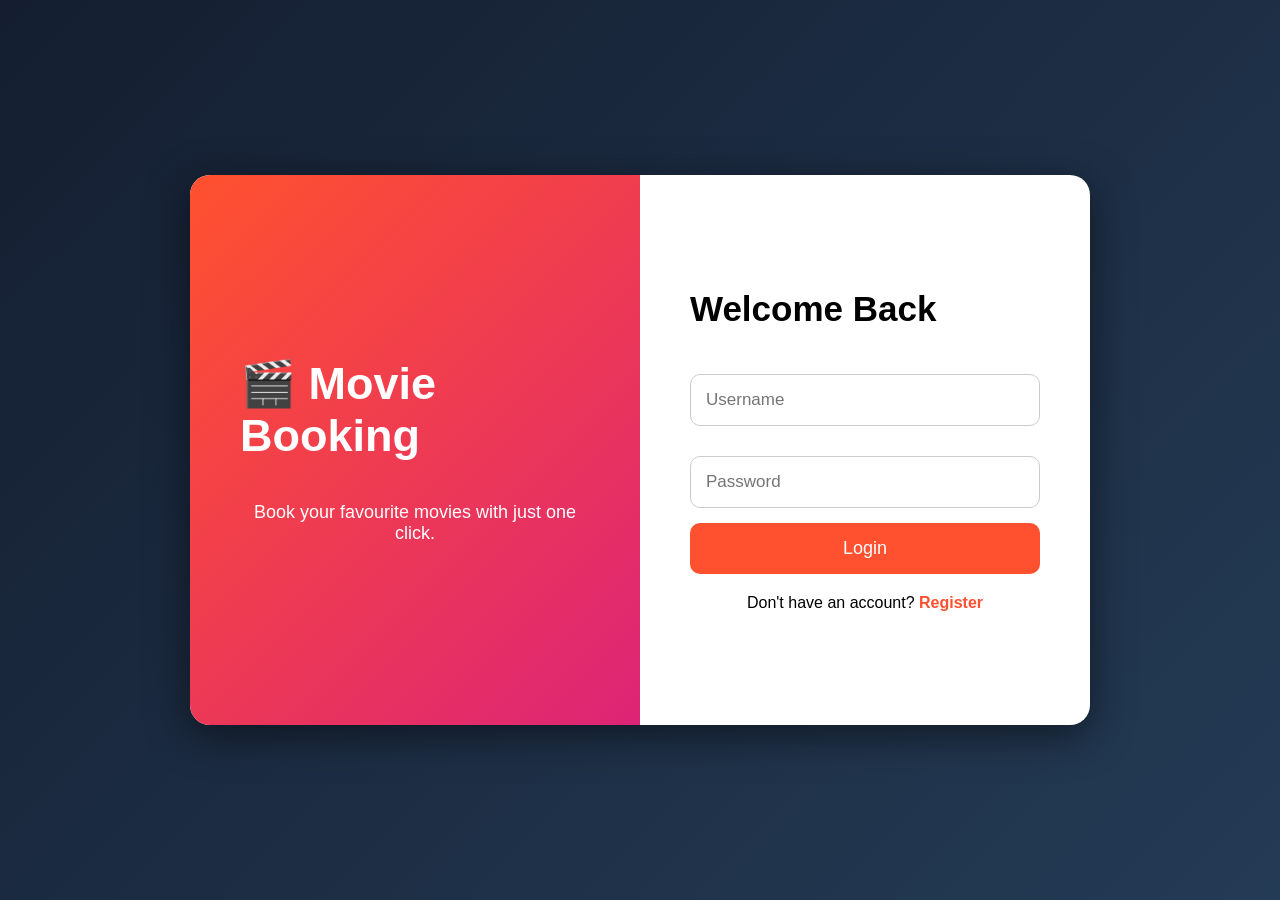
<file: frontend/pages/login.html>
<!DOCTYPE html>
<html lang="en">
<head>

<meta charset="UTF-8">

<meta name="viewport" content="width=device-width, initial-scale=1.0">

<title>Login</title>

<link rel="stylesheet" href="../css/login.css">

</head>

<body>

<div class="container">

<div class="left">

<h1>🎬 Movie Booking</h1>

<p>Book your favourite movies with just one click.</p>

</div>

<div class="right">

<h2>Welcome Back</h2>

<form id="loginForm">

<input
type="text"
id="username"
placeholder="Username"
required>

<input
type="password"
id="password"
placeholder="Password"
required>

<button type="submit">

Login

</button>

</form>

<p>

Don't have an account?

<a href="register.html">

Register

</a>

</p>

</div>

</div>

<script src="../js/login.js"></script>

</body>

</html>
</file>
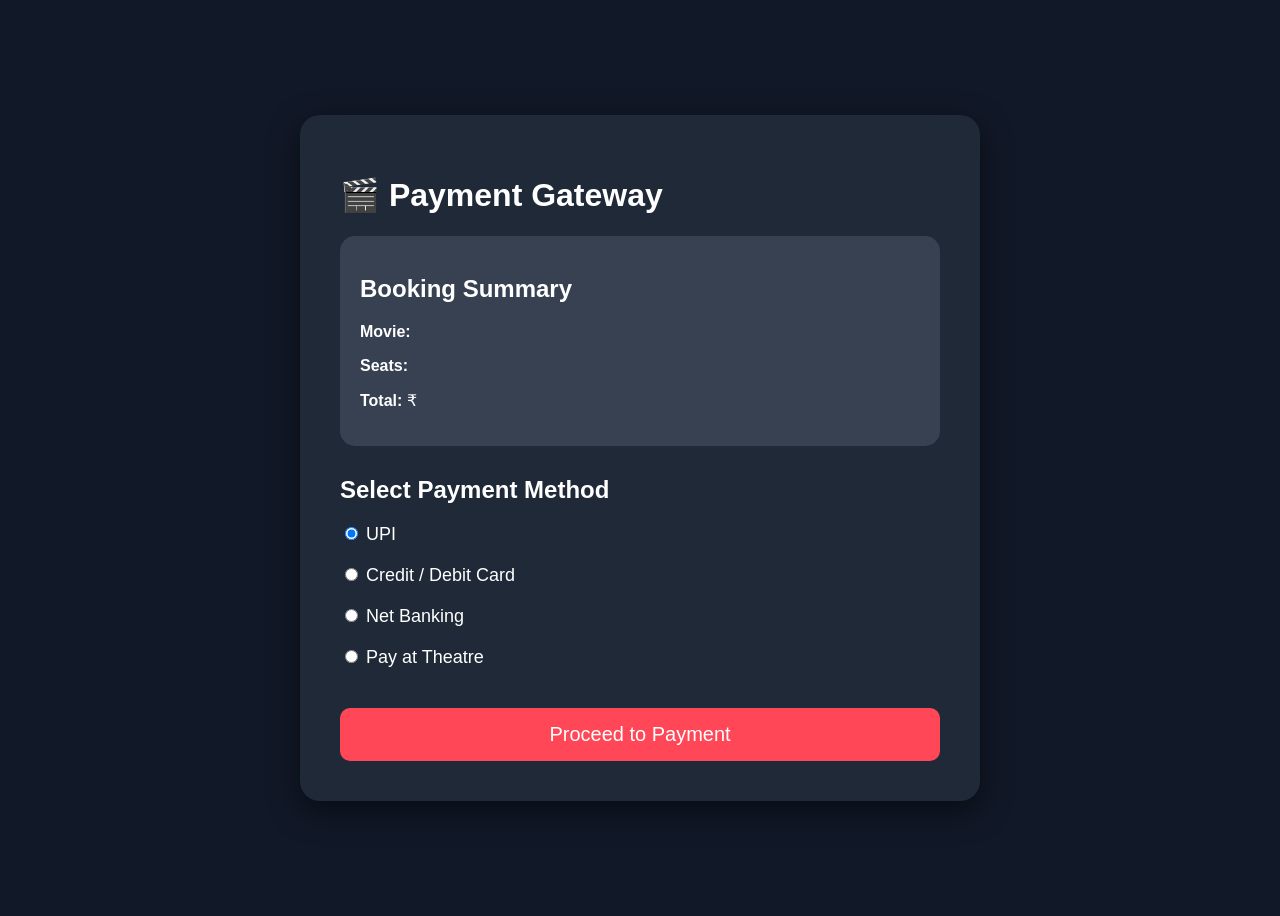
<file: frontend/pages/payment.html>
<!DOCTYPE html>
<html lang="en">
<head>

<meta charset="UTF-8">

<meta name="viewport" content="width=device-width, initial-scale=1.0">

<title>Payment</title>

<link rel="stylesheet" href="../css/payment.css">

</head>

<body>

<div class="container">

<h1>🎬 Payment Gateway</h1>

<div class="summary">

<h2>Booking Summary</h2>

<p><strong>Movie:</strong> <span id="movie"></span></p>

<p><strong>Seats:</strong> <span id="seatList"></span></p>

<p><strong>Total:</strong> ₹<span id="amount"></span></p>

</div>

<div class="payment">

<h2>Select Payment Method</h2>

<label>
<input type="radio" name="pay" value="UPI" checked>
UPI
</label>

<label>
<input type="radio" name="pay" value="Card">
Credit / Debit Card
</label>

<label>
<input type="radio" name="pay" value="Net Banking">
Net Banking
</label>

<label>
<input type="radio" name="pay" value="Cash">
Pay at Theatre
</label>

<button id="payBtn">

Proceed to Payment

</button>

</div>

</div>

<script src="../js/payment.js"></script>

</body>
</html>
</file>
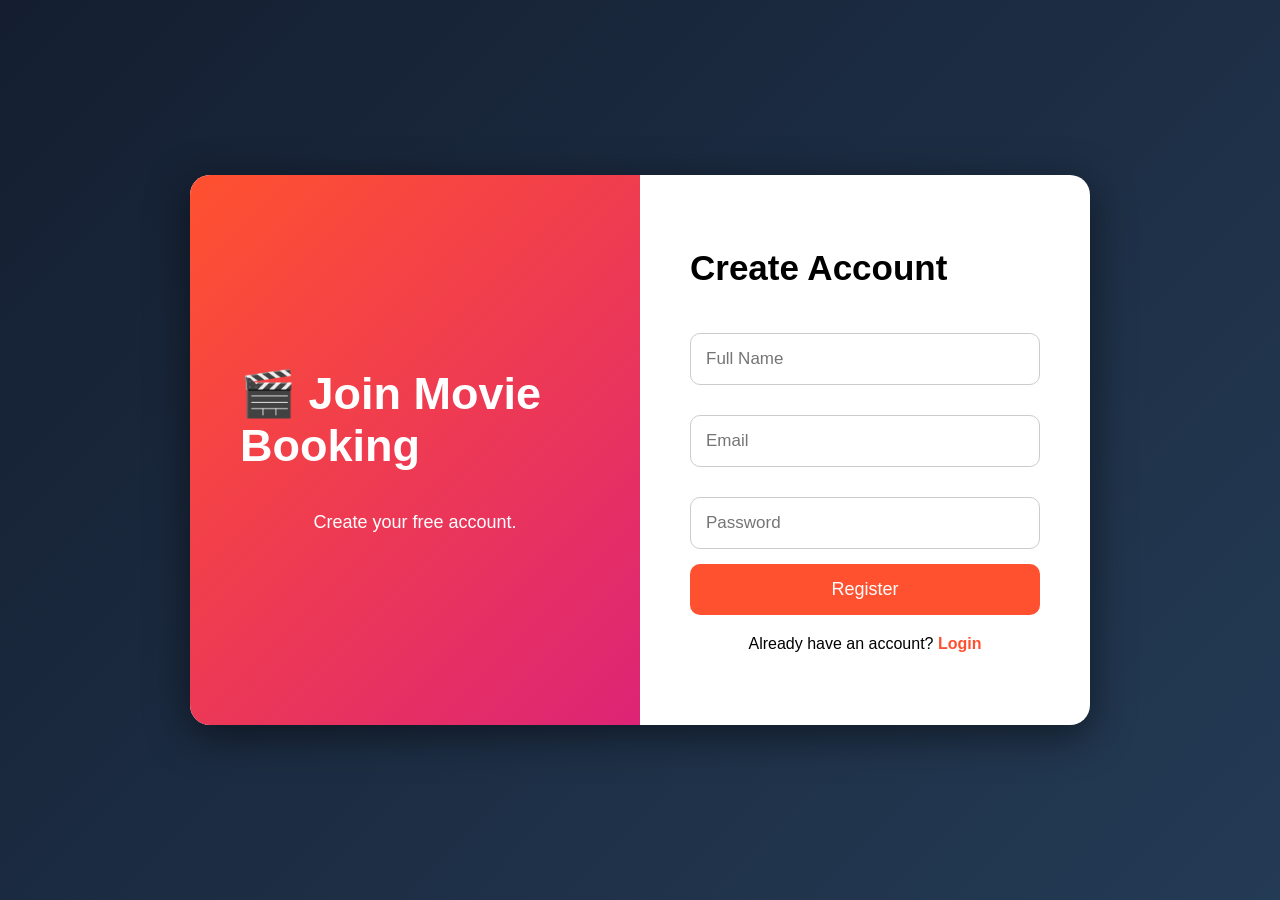
<file: frontend/pages/register.html>
<!DOCTYPE html>
<html lang="en">
<head>

<meta charset="UTF-8">

<meta name="viewport" content="width=device-width, initial-scale=1.0">

<title>Register</title>

<link rel="stylesheet" href="../css/login.css">

</head>

<body>

<div class="container">

<div class="left">

<h1>🎬 Join Movie Booking</h1>

<p>Create your free account.</p>

</div>

<div class="right">

<h2>Create Account</h2>

<form id="registerForm">

<input
type="text"
id="name"
placeholder="Full Name"
required>

<input
type="email"
id="email"
placeholder="Email"
required>

<input
type="password"
id="regPassword"
placeholder="Password"
required>

<button type="submit">

Register

</button>

</form>

<p>

Already have an account?

<a href="login.html">

Login

</a>

</p>

</div>

</div>

<script src="../js/login.js"></script>

</body>

</html>
</file>
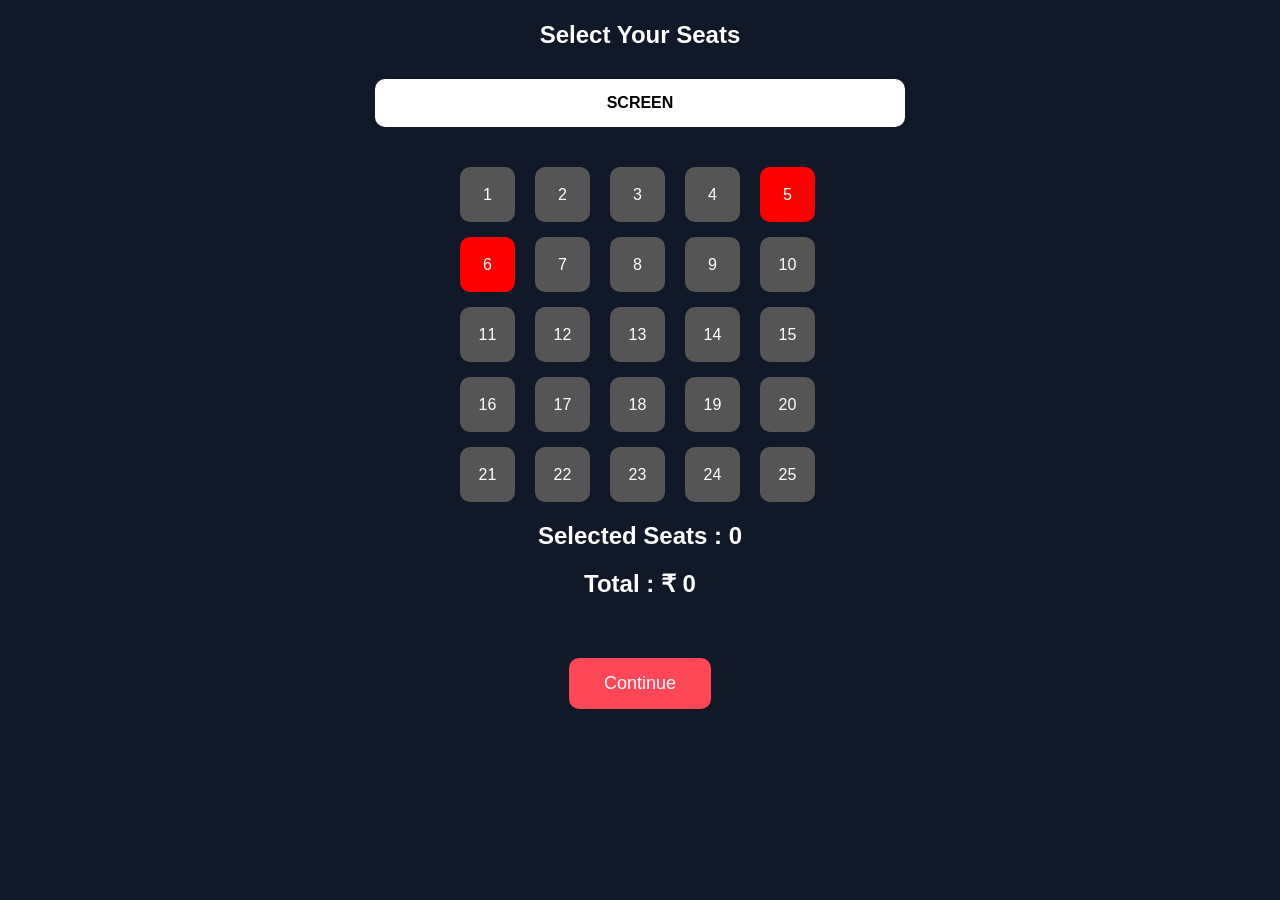
<file: frontend/pages/seat.html>
<!DOCTYPE html>
<html lang="en">

<head>

<meta charset="UTF-8">

<meta name="viewport"
content="width=device-width, initial-scale=1.0">

<title>Select Seats</title>

<link rel="stylesheet"
href="../css/seat.css">

</head>

<body>

<h1 id="movieName"></h1>

<h2>Select Your Seats</h2>

<div class="screen">

SCREEN

</div>

<div class="seats"

id="seatContainer">

</div>

<h2>

Selected Seats :

<span id="selectedSeat">

0

</span>

</h2>

<h2>

Total :

₹<span id="total">

0

</span>

</h2>

<button id="continue">

Continue

</button>

<script src="../js/seat.js">

</script>

</body>

</html>
</file>
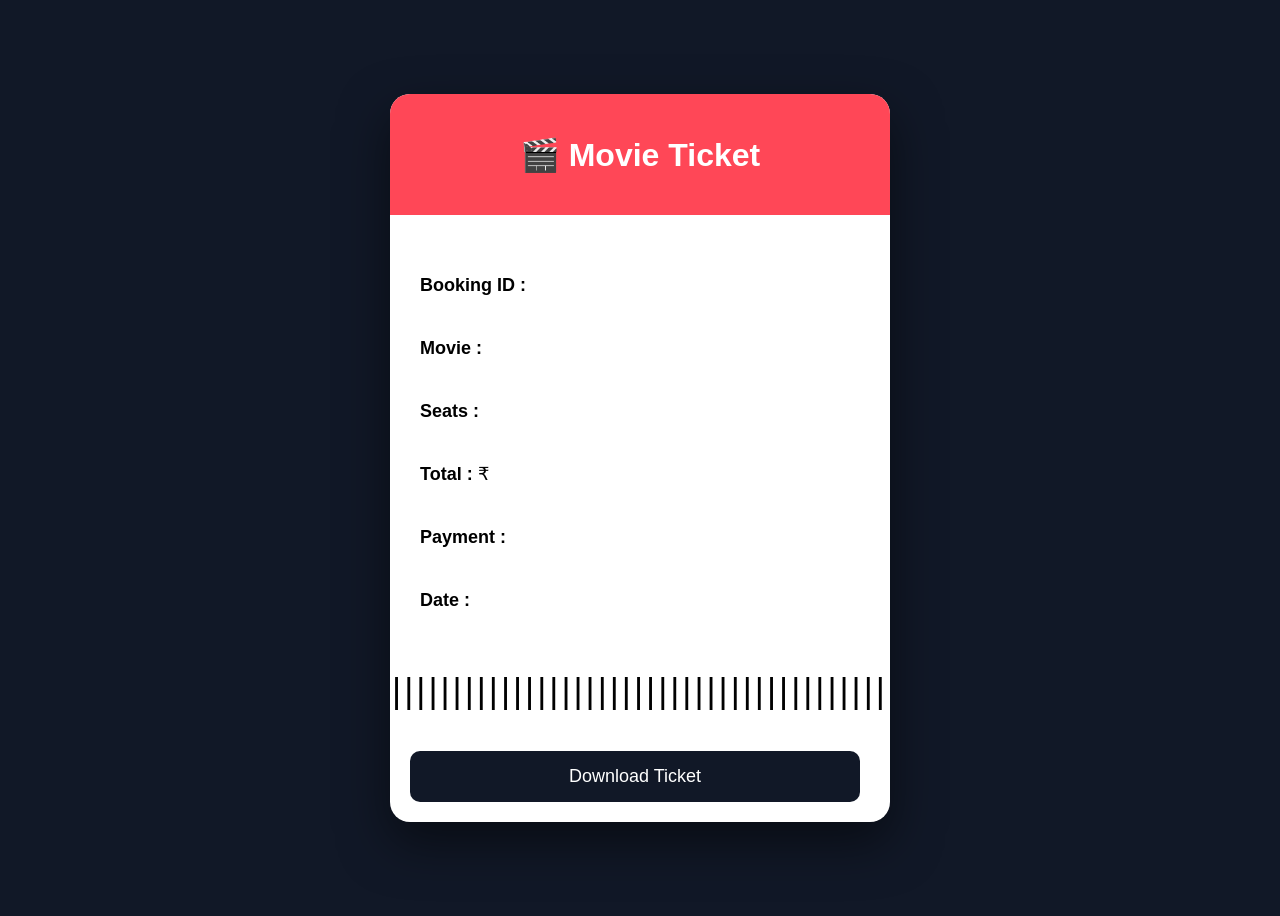
<file: frontend/pages/ticket.html>
<!DOCTYPE html>
<html lang="en">
<head>
<meta charset="UTF-8">
<meta name="viewport" content="width=device-width, initial-scale=1.0">
<title>Your Ticket</title>

<link rel="stylesheet" href="../css/ticket.css">

</head>
<body>

<div class="ticket">

<div class="header">

<h1>🎬 Movie Ticket</h1>

</div>

<div class="content">

<p><strong>Booking ID :</strong> <span id="bookingId"></span></p>

<p><strong>Movie :</strong> <span id="movie"></span></p>

<p><strong>Seats :</strong> <span id="seat"></span></p>

<p><strong>Total :</strong> ₹<span id="price"></span></p>

<p><strong>Payment :</strong> <span id="payment"></span></p>

<p><strong>Date :</strong> <span id="date"></span></p>

</div>

<div class="barcode">

|||||||||||||||||||||||||||||||||||||||||

</div>

<button id="download">

Download Ticket

</button>

</div>

<script src="../js/ticket.js"></script>

</body>
</html>
</file>
<file: frontend/css/login.css>
*{
margin:0;
padding:0;
box-sizing:border-box;
font-family:'Segoe UI',sans-serif;
}

body{

height:100vh;

display:flex;

justify-content:center;

align-items:center;

background:linear-gradient(135deg,#141E30,#243B55);

}

.container{

width:900px;

height:550px;

display:flex;

border-radius:20px;

overflow:hidden;

box-shadow:0 10px 40px rgba(0,0,0,.5);

background:white;

}

.left{

flex:1;

background:linear-gradient(135deg,#ff512f,#dd2476);

color:white;

display:flex;

flex-direction:column;

justify-content:center;

align-items:center;

padding:50px;

}

.left h1{

font-size:45px;

margin-bottom:20px;

}

.left p{

font-size:18px;

text-align:center;

}

.right{

flex:1;

display:flex;

flex-direction:column;

justify-content:center;

padding:50px;

}

.right h2{

font-size:35px;

margin-bottom:30px;

}

input{

width:100%;

padding:15px;

margin:15px 0;

border-radius:10px;

border:1px solid #ccc;

font-size:17px;

}

button{

width:100%;

padding:15px;

background:#ff512f;

color:white;

border:none;

border-radius:10px;

font-size:18px;

cursor:pointer;

transition:.3s;

}

button:hover{

background:#dd2476;

}

a{

text-decoration:none;

color:#ff512f;

font-weight:bold;

}

p{

margin-top:20px;

text-align:center;

}
</file>
<file: frontend/css/payment.css>
body{

background:#111827;

font-family:Arial;

display:flex;

justify-content:center;

align-items:center;

height:100vh;

color:white;

}

.container{

background:#1f2937;

padding:40px;

border-radius:20px;

width:600px;

box-shadow:0 10px 30px rgba(0,0,0,.5);

}

.summary{

margin-bottom:30px;

padding:20px;

background:#374151;

border-radius:15px;

}

.payment label{

display:block;

margin:20px 0;

font-size:18px;

cursor:pointer;

}

button{

width:100%;

padding:15px;

background:#ff4757;

color:white;

border:none;

font-size:20px;

border-radius:10px;

cursor:pointer;

margin-top:20px;

}

button:hover{

background:#ff2d55;

}
</file>
<file: frontend/css/seat.css>
body{

background:#111827;

font-family:Arial;

text-align:center;

color:white;

}

.screen{

width:500px;

margin:30px auto;

padding:15px;

background:white;

color:black;

border-radius:10px;

font-weight:bold;

}

.seats{

display:grid;

grid-template-columns:repeat(5,60px);

gap:15px;

justify-content:center;

margin-top:40px;

}

.seat{

width:55px;

height:55px;

background:#555;

display:flex;

justify-content:center;

align-items:center;

border-radius:10px;

cursor:pointer;

transition:.3s;

}

.seat:hover{

transform:scale(1.1);

}

.selected{

background:green;

}

.booked{

background:red;

cursor:not-allowed;

}

button{

margin-top:40px;

padding:15px 35px;

background:#ff4757;

color:white;

border:none;

font-size:18px;

border-radius:10px;

cursor:pointer;

}
</file>
<file: frontend/css/ticket.css>
body{

background:#111827;

display:flex;

justify-content:center;

align-items:center;

height:100vh;

font-family:Arial;

}

.ticket{

width:500px;

background:white;

border-radius:20px;

overflow:hidden;

box-shadow:0 20px 50px rgba(0,0,0,.5);

}

.header{

background:#ff4757;

padding:20px;

text-align:center;

color:white;

}

.content{

padding:30px;

font-size:18px;

line-height:45px;

}

.barcode{

text-align:center;

font-size:35px;

letter-spacing:3px;

margin-bottom:20px;

}

button{

width:90%;

margin:20px;

padding:15px;

font-size:18px;

background:#111827;

color:white;

border:none;

border-radius:10px;

cursor:pointer;

}
</file>
